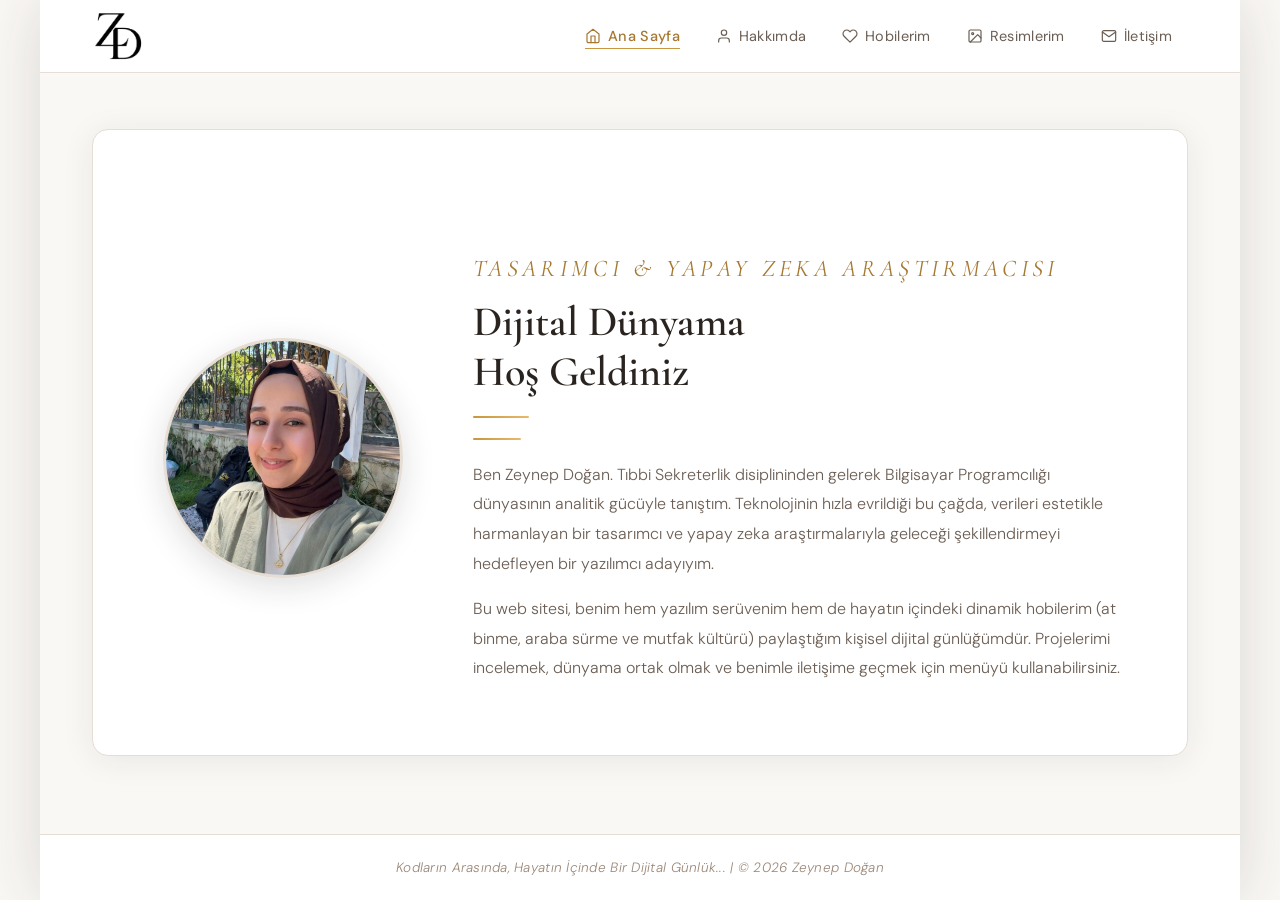
<file: index.html>
<!doctype html>
<html lang="tr">
<head>
<meta charset="utf-8">
<meta name="viewport" content="width=device-width, initial-scale=1.0">
<title>Zeynep Doğan | Ana Sayfa</title>
<link href="css/stil.css" rel="stylesheet" type="text/css">
<link rel="preconnect" href="https://fonts.googleapis.com">
<link rel="preconnect" href="https://fonts.gstatic.com" crossorigin>
<link href="https://fonts.googleapis.com/css2?family=Cormorant+Garamond:ital,wght@0,300;0,400;0,600;0,700;1,300;1,400&family=DM+Sans:wght@300;400;500;600&display=swap" rel="stylesheet">
</head>
<body>
<div id="tum_sayfa">

    <!-- ===== NAVBAR ===== -->
    <nav id="ana_menu">
        <div class="navbar_konteyner">
            <div class="nav_logo">
                <img id="logo" src="resimler/Logolar/ZeynepLogo.png" alt="Zeynep Logo">
            </div>
            <button class="hamburger" id="hamburger_btn" aria-label="Menüyü aç/kapat">
                <span></span><span></span><span></span>
            </button>
            <ul class="nav_linkler" id="nav_menu">
                <li>
                    <a href="index.html" class="aktif">
                        <svg class="nav_ikon" viewBox="0 0 24 24" fill="none" stroke="currentColor" stroke-width="1.8" stroke-linecap="round" stroke-linejoin="round" aria-hidden="true"><path d="M3 9l9-7 9 7v11a2 2 0 0 1-2 2H5a2 2 0 0 1-2-2z"/><polyline points="9 22 9 12 15 12 15 22"/></svg>
                        Ana Sayfa
                    </a>
                </li>
                <li>
                    <a href="hakkimda.html">
                        <svg class="nav_ikon" viewBox="0 0 24 24" fill="none" stroke="currentColor" stroke-width="1.8" stroke-linecap="round" stroke-linejoin="round" aria-hidden="true"><path d="M20 21v-2a4 4 0 0 0-4-4H8a4 4 0 0 0-4 4v2"/><circle cx="12" cy="7" r="4"/></svg>
                        Hakkımda
                    </a>
                </li>
                <li>
                    <a href="hobilerim.html">
                        <svg class="nav_ikon" viewBox="0 0 24 24" fill="none" stroke="currentColor" stroke-width="1.8" stroke-linecap="round" stroke-linejoin="round" aria-hidden="true"><path d="M20.84 4.61a5.5 5.5 0 0 0-7.78 0L12 5.67l-1.06-1.06a5.5 5.5 0 0 0-7.78 7.78l1.06 1.06L12 21.23l7.78-7.78 1.06-1.06a5.5 5.5 0 0 0 0-7.78z"/></svg>
                        Hobilerim
                    </a>
                </li>
                <li>
                    <a href="resimlerim.html">
                        <svg class="nav_ikon" viewBox="0 0 24 24" fill="none" stroke="currentColor" stroke-width="1.8" stroke-linecap="round" stroke-linejoin="round" aria-hidden="true"><rect x="3" y="3" width="18" height="18" rx="2"/><circle cx="8.5" cy="8.5" r="1.5"/><polyline points="21 15 16 10 5 21"/></svg>
                        Resimlerim
                    </a>
                </li>
                <li>
                    <a href="iletisim.html">
                        <svg class="nav_ikon" viewBox="0 0 24 24" fill="none" stroke="currentColor" stroke-width="1.8" stroke-linecap="round" stroke-linejoin="round" aria-hidden="true"><path d="M4 4h16c1.1 0 2 .9 2 2v12c0 1.1-.9 2-2 2H4c-1.1 0-2-.9-2-2V6c0-1.1.9-2 2-2z"/><polyline points="22,6 12,13 2,6"/></svg>
                        İletişim
                    </a>
                </li>
            </ul>
        </div>
    </nav>

    <!-- ===== ICERIK ===== -->
    <div id="ana_govde_alani">
        <div class="seffaf_icerik_paneli">
            <main id="ana_icerik">
                <div class="anasayfa_duzen">
                    <div class="anasayfa_sol">
                        <img src="resimler/Zepnep_Fotograf.jpeg" alt="Zeynep Doğan" class="profil_resmi">
                    </div>
                    <div class="anasayfa_sag">
                        <h2>Tasarımcı &amp; Yapay Zeka Araştırmacısı</h2>
                        <h1>Dijital Dünyama<br>Hoş Geldiniz</h1>
                        <div class="hero_ayirac"></div>
                        <p>Ben Zeynep Doğan. Tıbbi Sekreterlik disiplininden gelerek Bilgisayar Programcılığı dünyasının analitik gücüyle tanıştım. Teknolojinin hızla evrildiği bu çağda, verileri estetikle harmanlayan bir tasarımcı ve yapay zeka araştırmalarıyla geleceği şekillendirmeyi hedefleyen bir yazılımcı adayıyım.</p>
                        <p>Bu web sitesi, benim hem yazılım serüvenim hem de hayatın içindeki dinamik hobilerim (at binme, araba sürme ve mutfak kültürü) paylaştığım kişisel dijital günlüğümdür. Projelerimi incelemek, dünyama ortak olmak ve benimle iletişime geçmek için menüyü kullanabilirsiniz.</p>
                    </div>
                </div>
            </main>
        </div>
    </div>

    <!-- ===== FOOTER ===== -->
    <footer id="alt_bilgi">
        <div class="footer_metin">Kodların Arasında, Hayatın İçinde Bir Dijital Günlük... | &copy; 2026 Zeynep Doğan</div>
    </footer>

</div>
<script src="script/script.js"></script>
</body>
</html>
</file>
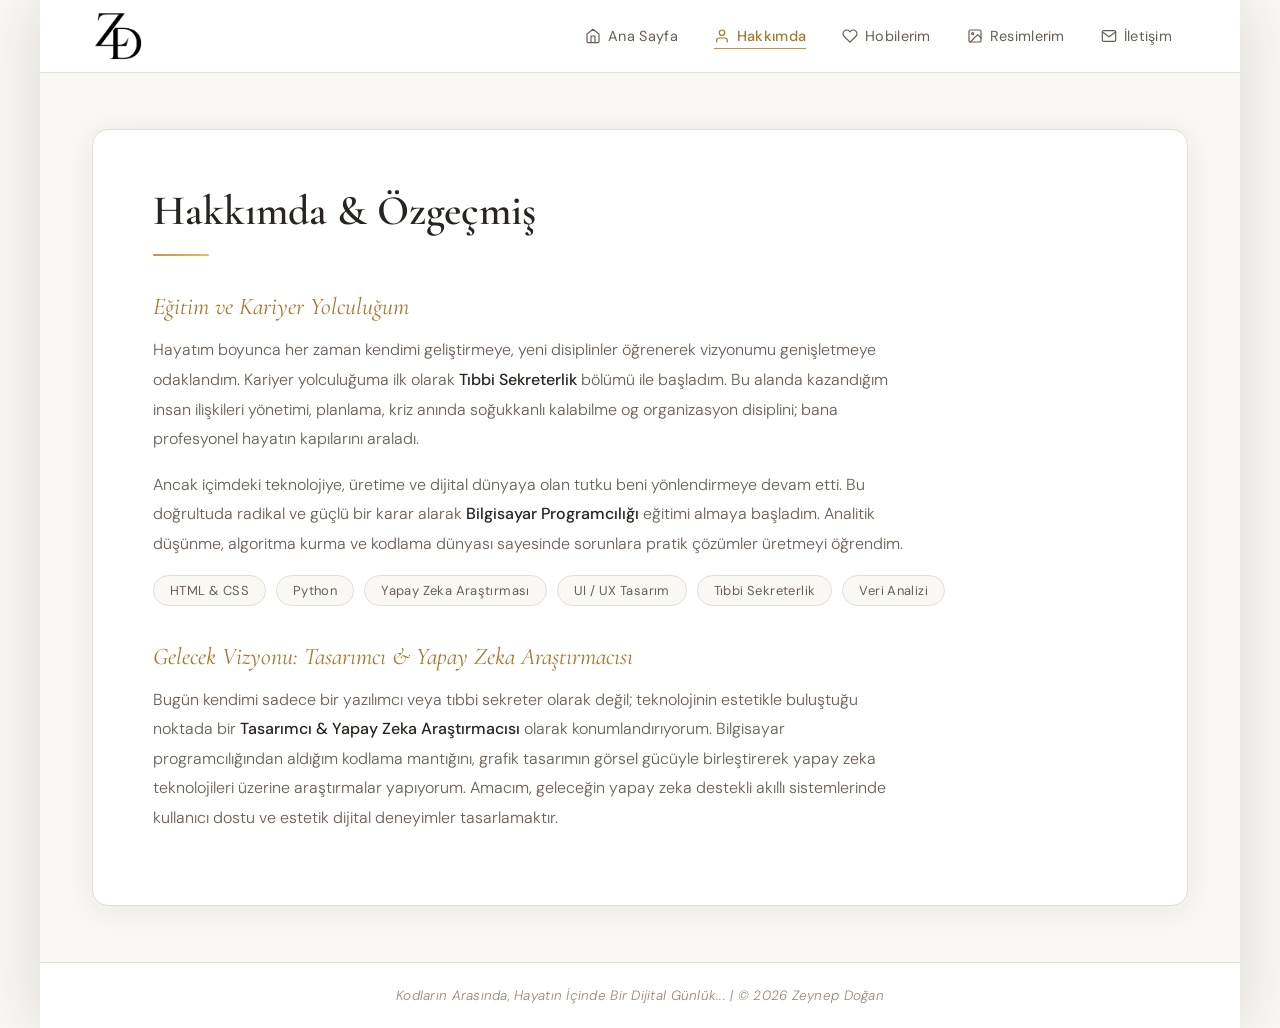
<file: hakkimda.html>
<!doctype html>
<!-- InstanceBegin template="/Templates/sablon.dwt" codeOutsideHTMLIsLocked="false" -->
<html lang="tr">

<head>
    <meta charset="utf-8">
    <meta name="viewport" content="width=device-width, initial-scale=1.0">
    <!-- InstanceBeginEditable name="doctitle" -->
    <title>Zeynep Doğan | Hakkımda &amp; Özgeçmiş</title>
    <!-- InstanceEndEditable -->
    <link href="css/stil.css" rel="stylesheet" type="text/css">
    <link rel="preconnect" href="https://fonts.googleapis.com">
    <link rel="preconnect" href="https://fonts.gstatic.com" crossorigin>
    <link
        href="https://fonts.googleapis.com/css2?family=Cormorant+Garamond:ital,wght@0,300;0,400;0,600;0,700;1,300;1,400&family=DM+Sans:wght@300;400;500;600&display=swap"
        rel="stylesheet">
    <!-- InstanceBeginEditable name="head" -->
    <!-- InstanceEndEditable -->
</head>

<body>
    <div id="tum_sayfa">

        <nav id="ana_menu">
            <div class="navbar_konteyner">
                <div class="nav_logo">
                    <img id="logo" src="resimler/Logolar/ZeynepLogo.png" alt="Zeynep Logo">
                </div>
                <button class="hamburger" id="hamburger_btn" aria-label="Menüyü aç/kapat">
                    <span></span><span></span><span></span>
                </button>
                <!-- InstanceBeginEditable name="navigation" -->
                <ul class="nav_linkler" id="nav_menu">
                    <li>
                        <a href="index.html">
                            <svg class="nav_ikon" viewBox="0 0 24 24" fill="none" stroke="currentColor"
                                stroke-width="1.8" stroke-linecap="round" stroke-linejoin="round" aria-hidden="true">
                                <path d="M3 9l9-7 9 7v11a2 2 0 0 1-2 2H5a2 2 0 0 1-2-2z" />
                                <polyline points="9 22 9 12 15 12 15 22" />
                            </svg>
                            Ana Sayfa
                        </a>
                    </li>
                    <li>
                        <a href="hakkimda.html" class="aktif">
                            <svg class="nav_ikon" viewBox="0 0 24 24" fill="none" stroke="currentColor"
                                stroke-width="1.8" stroke-linecap="round" stroke-linejoin="round" aria-hidden="true">
                                <path d="M20 21v-2a4 4 0 0 0-4-4H8a4 4 0 0 0-4 4v2" />
                                <circle cx="12" cy="7" r="4" />
                            </svg>
                            Hakkımda
                        </a>
                    </li>
                    <li>
                        <a href="hobilerim.html">
                            <svg class="nav_ikon" viewBox="0 0 24 24" fill="none" stroke="currentColor"
                                stroke-width="1.8" stroke-linecap="round" stroke-linejoin="round" aria-hidden="true">
                                <path
                                    d="M20.84 4.61a5.5 5.5 0 0 0-7.78 0L12 5.67l-1.06-1.06a5.5 5.5 0 0 0-7.78 7.78l1.06 1.06L12 21.23l7.78-7.78 1.06-1.06a5.5 5.5 0 0 0 0-7.78z" />
                            </svg>
                            Hobilerim
                        </a>
                    </li>
                    <li>
                        <a href="resimlerim.html">
                            <svg class="nav_ikon" viewBox="0 0 24 24" fill="none" stroke="currentColor"
                                stroke-width="1.8" stroke-linecap="round" stroke-linejoin="round" aria-hidden="true">
                                <rect x="3" y="3" width="18" height="18" rx="2" />
                                <circle cx="8.5" cy="8.5" r="1.5" />
                                <polyline points="21 15 16 10 5 21" />
                            </svg>
                            Resimlerim
                        </a>
                    </li>
                    <li>
                        <a href="iletisim.html">
                            <svg class="nav_ikon" viewBox="0 0 24 24" fill="none" stroke="currentColor"
                                stroke-width="1.8" stroke-linecap="round" stroke-linejoin="round" aria-hidden="true">
                                <path d="M4 4h16c1.1 0 2 .9 2 2v12c0 1.1-.9 2-2 2H4c-1.1 0-2-.9-2-2V6c0-1.1.9-2 2-2z" />
                                <polyline points="22,6 12,13 2,6" />
                            </svg>
                            İletişim
                        </a>
                    </li>
                </ul>
                <!-- InstanceEndEditable -->
            </div>
        </nav>

        <div id="ana_govde_alani">
            <div class="seffaf_icerik_paneli">
                <!-- InstanceBeginEditable name="icerik" -->
                <main id="ana_icerik">
                    <h1>Hakkımda &amp; Özgeçmiş</h1>
                    <div class="hakkimda_icerik">
                        <h2>Eğitim ve Kariyer Yolculuğum</h2>
                        <p>Hayatım boyunca her zaman kendimi geliştirmeye, yeni disiplinler öğrenerek vizyonumu
                            genişletmeye odaklandım. Kariyer yolculuğuma ilk olarak <strong>Tıbbi Sekreterlik</strong>
                            bölümü ile başladım. Bu alanda kazandığım insan ilişkileri yönetimi, planlama, kriz anında
                            soğukkanlı kalabilme og organizasyon disiplini; bana profesyonel hayatın kapılarını araladı.
                        </p>
                        <p>Ancak içimdeki teknolojiye, üretime ve dijital dünyaya olan tutku beni yönlendirmeye devam
                            etti. Bu doğrultuda radikal ve güçlü bir karar alarak <strong>Bilgisayar
                                Programcılığı</strong> eğitimi almaya başladım. Analitik düşünme, algoritma kurma ve
                            kodlama dünyası sayesinde sorunlara pratik çözümler üretmeyi öğrendim.</p>
                        <div class="beceri_seti">
                            <span class="beceri_etiketi">HTML &amp; CSS</span>
                            <span class="beceri_etiketi">Python</span>
                            <span class="beceri_etiketi">Yapay Zeka Araştırması</span>
                            <span class="beceri_etiketi">UI / UX Tasarım</span>
                            <span class="beceri_etiketi">Tıbbi Sekreterlik</span>
                            <span class="beceri_etiketi">Veri Analizi</span>
                        </div>
                        <h2>Gelecek Vizyonu: Tasarımcı &amp; Yapay Zeka Araştırmacısı</h2>
                        <p>Bugün kendimi sadece bir yazılımcı veya tıbbi sekreter olarak değil; teknolojinin estetikle
                            buluştuğu noktada bir <strong>Tasarımcı &amp; Yapay Zeka Araştırmacısı</strong> olarak
                            konumlandırıyorum. Bilgisayar programcılığından aldığım kodlama mantığını, grafik tasarımın
                            görsel gücüyle birleştirerek yapay zeka teknolojileri üzerine araştırmalar yapıyorum.
                            Amacım, geleceğin yapay zeka destekli akıllı sistemlerinde kullanıcı dostu ve estetik
                            dijital deneyimler tasarlamaktır.</p>
                    </div>
                </main>
                <!-- InstanceEndEditable -->
            </div>
        </div>

        <footer id="alt_bilgi">
            <div class="footer_metin">Kodların Arasında, Hayatın İçinde Bir Dijital Günlük... | &copy; 2026 Zeynep Doğan
            </div>
        </footer>

    </div>
    <script src="script/script.js"></script>
</body>
<!-- InstanceEnd -->
</html>
</file>
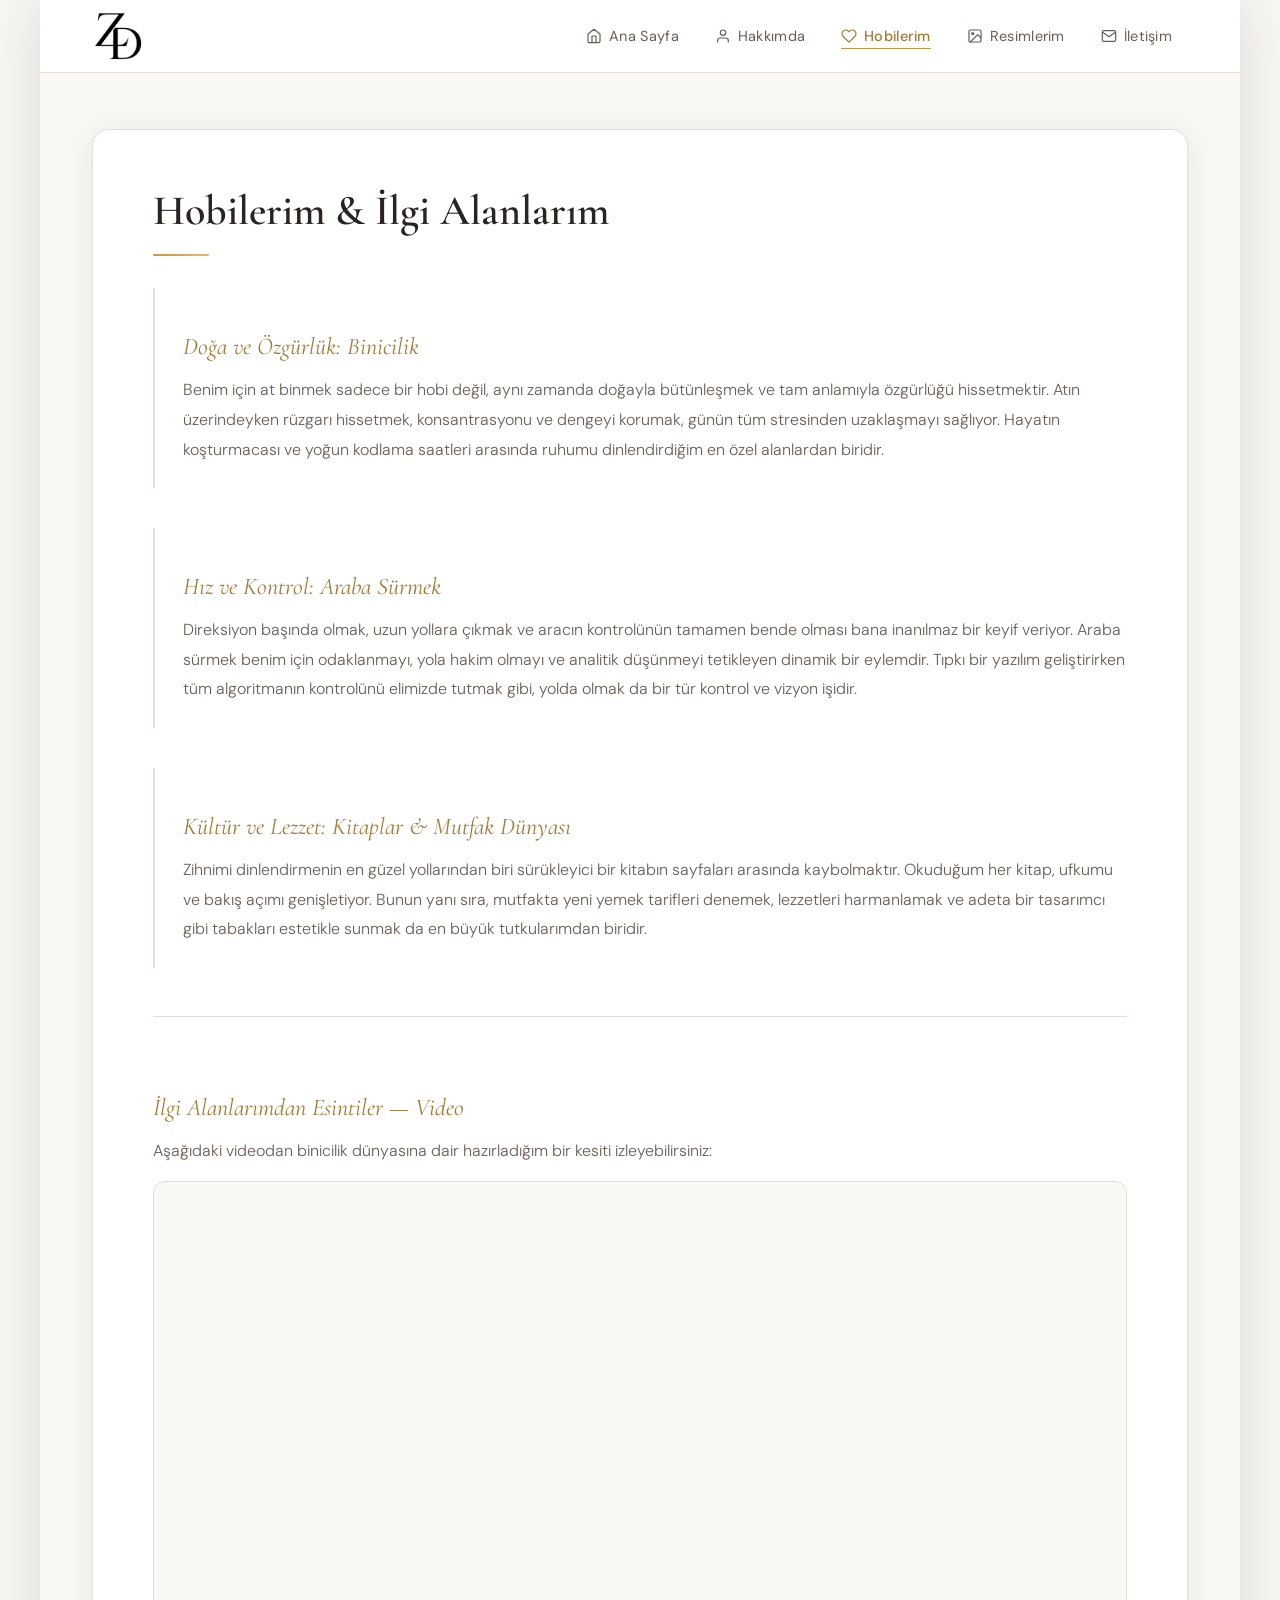
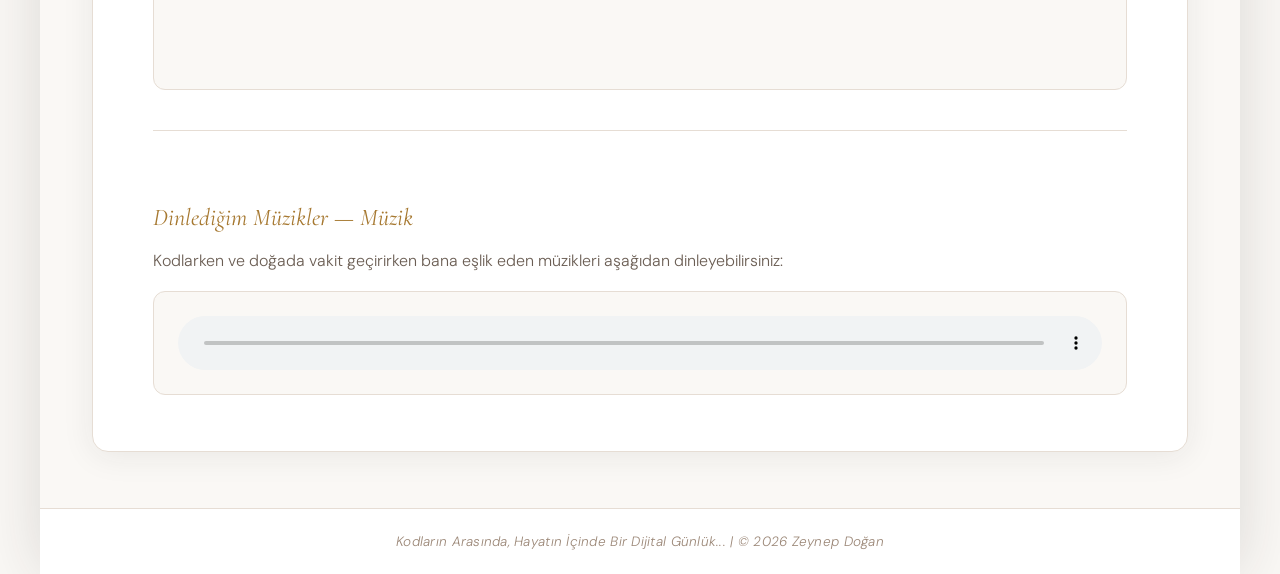
<file: hobilerim.html>
<!doctype html>
<!-- InstanceBegin template="/Templates/sablon.dwt" codeOutsideHTMLIsLocked="false" -->
<html lang="tr">

<head>
    <meta charset="utf-8">
    <meta name="viewport" content="width=device-width, initial-scale=1.0">
    <!-- InstanceBeginEditable name="doctitle" -->
    <title>Zeynep Doğan | Hobilerim &amp; İlgi Alanlarım</title>
    <!-- InstanceEndEditable -->
    <link href="css/stil.css" rel="stylesheet" type="text/css">
    <link rel="preconnect" href="https://fonts.googleapis.com">
    <link rel="preconnect" href="https://fonts.gstatic.com" crossorigin>
    <link
        href="https://fonts.googleapis.com/css2?family=Cormorant+Garamond:ital,wght@0,300;0,400;0,600;0,700;1,300;1,400&family=DM+Sans:wght@300;400;500;600&display=swap"
        rel="stylesheet">
    <!-- InstanceBeginEditable name="head" -->
    <!-- InstanceEndEditable -->
</head>

<body>
    <div id="tum_sayfa">

        <nav id="ana_menu">
            <div class="navbar_konteyner">
                <div class="nav_logo">
                    <img id="logo" src="resimler/Logolar/ZeynepLogo.png" alt="Zeynep Logo">
                </div>
                <button class="hamburger" id="hamburger_btn" aria-label="Menüyü aç/kapat">
                    <span></span><span></span><span></span>
                </button>
                <!-- InstanceBeginEditable name="navigation" -->
                <ul class="nav_linkler" id="nav_menu">
                    <li>
                        <a href="index.html">
                            <svg class="nav_ikon" viewBox="0 0 24 24" fill="none" stroke="currentColor"
                                stroke-width="1.8" stroke-linecap="round" stroke-linejoin="round" aria-hidden="true">
                                <path d="M3 9l9-7 9 7v11a2 2 0 0 1-2 2H5a2 2 0 0 1-2-2z" />
                                <polyline points="9 22 9 12 15 12 15 22" />
                            </svg>
                            Ana Sayfa
                        </a>
                    </li>
                    <li>
                        <a href="hakkimda.html">
                            <svg class="nav_ikon" viewBox="0 0 24 24" fill="none" stroke="currentColor"
                                stroke-width="1.8" stroke-linecap="round" stroke-linejoin="round" aria-hidden="true">
                                <path d="M20 21v-2a4 4 0 0 0-4-4H8a4 4 0 0 0-4 4v2" />
                                <circle cx="12" cy="7" r="4" />
                            </svg>
                            Hakkımda
                        </a>
                    </li>
                    <li>
                        <a href="hobilerim.html" class="aktif">
                            <svg class="nav_ikon" viewBox="0 0 24 24" fill="none" stroke="currentColor"
                                stroke-width="1.8" stroke-linecap="round" stroke-linejoin="round" aria-hidden="true">
                                <path
                                    d="M20.84 4.61a5.5 5.5 0 0 0-7.78 0L12 5.67l-1.06-1.06a5.5 5.5 0 0 0-7.78 7.78l1.06 1.06L12 21.23l7.78-7.78 1.06-1.06a5.5 5.5 0 0 0 0-7.78z" />
                            </svg>
                            Hobilerim
                        </a>
                    </li>
                    <li>
                        <a href="resimlerim.html">
                            <svg class="nav_ikon" viewBox="0 0 24 24" fill="none" stroke="currentColor"
                                stroke-width="1.8" stroke-linecap="round" stroke-linejoin="round" aria-hidden="true">
                                <rect x="3" y="3" width="18" height="18" rx="2" />
                                <circle cx="8.5" cy="8.5" r="1.5" />
                                <polyline points="21 15 16 10 5 21" />
                            </svg>
                            Resimlerim
                        </a>
                    </li>
                    <li>
                        <a href="iletisim.html">
                            <svg class="nav_ikon" viewBox="0 0 24 24" fill="none" stroke="currentColor"
                                stroke-width="1.8" stroke-linecap="round" stroke-linejoin="round" aria-hidden="true">
                                <path d="M4 4h16c1.1 0 2 .9 2 2v12c0 1.1-.9 2-2 2H4c-1.1 0-2-.9-2-2V6c0-1.1.9-2 2-2z" />
                                <polyline points="22,6 12,13 2,6" />
                            </svg>
                            İletişim
                        </a>
                    </li>
                </ul>
                <!-- InstanceEndEditable -->
            </div>
        </nav>

        <div id="ana_govde_alani">
            <div class="seffaf_icerik_paneli">
                <!-- InstanceBeginEditable name="icerik" -->
                <main id="ana_icerik">
                    <h1>Hobilerim &amp; İlgi Alanlarım</h1>
                    <div class="hobiler_duzen">

                        <div class="hobi_blok">
                            <h2>Doğa ve Özgürlük: Binicilik</h2>
                            <p>Benim için at binmek sadece bir hobi değil, aynı zamanda doğayla bütünleşmek ve tam
                                anlamıyla özgürlüğü hissetmektir. Atın üzerindeyken rüzgarı hissetmek, konsantrasyonu ve
                                dengeyi korumak, günün tüm stresinden uzaklaşmayı sağlıyor. Hayatın koşturmacası ve
                                yoğun kodlama saatleri arasında ruhumu dinlendirdiğim en özel alanlardan biridir.</p>
                        </div>

                        <div class="hobi_blok">
                            <h2>Hız ve Kontrol: Araba Sürmek</h2>
                            <p>Direksiyon başında olmak, uzun yollara çıkmak ve aracın kontrolünün tamamen bende olması
                                bana inanılmaz bir keyif veriyor. Araba sürmek benim için odaklanmayı, yola hakim olmayı
                                ve analitik düşünmeyi tetikleyen dinamik bir eylemdir. Tıpkı bir yazılım geliştirirken
                                tüm algoritmanın kontrolünü elimizde tutmak gibi, yolda olmak da bir tür kontrol ve
                                vizyon işidir.</p>
                        </div>

                        <div class="hobi_blok">
                            <h2>Kültür ve Lezzet: Kitaplar &amp; Mutfak Dünyası</h2>
                            <p>Zihnimi dinlendirmenin en güzel yollarından biri sürükleyici bir kitabın sayfaları
                                arasında kaybolmaktır. Okuduğum her kitap, ufkumu ve bakış açımı genişletiyor. Bunun
                                yanı sıra, mutfakta yeni yemek tarifleri denemek, lezzetleri harmanlamak ve adeta bir
                                tasarımcı gibi tabakları estetikle sunmak da en büyük tutkularımdan biridir.</p>
                        </div>

                        <div class="video_bolumu">
                            <h2>İlgi Alanlarımdan Esintiler — Video</h2>
                            <p>Aşağıdaki videodan binicilik dünyasına dair hazırladığım bir kesiti izleyebilirsiniz:</p>
                            <div class="video_konteyner">
                                <iframe width="560" height="315"
                                    src="https://www.youtube.com/embed/C8SHqoYr22k?si=JrkEe6hA_UsOM9LP&amp;start=1"
                                    title="YouTube video player" frameborder="0"
                                    allow="accelerometer; autoplay; clipboard-write; encrypted-media; gyroscope; picture-in-picture; web-share"
                                    referrerpolicy="strict-origin-when-cross-origin" allowfullscreen></iframe>
                            </div>
                        </div>

                        <div class="muzik_bolumu">
                            <h2>Dinlediğim Müzikler — Müzik</h2>
                            <p>Kodlarken ve doğada vakit geçirirken bana eşlik eden müzikleri aşağıdan
                                dinleyebilirsiniz:</p>
                            <div class="muzik_konteyner">
                                <audio controls>
                                    <source src="muzik/muzik.mp4" type="audio/mpeg">
                                    Tarayıcınız ses dosyasını desteklemiyor.
                                </audio>
                            </div>
                        </div>

                    </div>
                </main>
                <!-- InstanceEndEditable -->
            </div>
        </div>

        <footer id="alt_bilgi">
            <div class="footer_metin">Kodların Arasında, Hayatın İçinde Bir Dijital Günlük... | &copy; 2026 Zeynep Doğan
            </div>
        </footer>

    </div>
    <script src="script/script.js"></script>
</body>
<!-- InstanceEnd -->
</html>
</file>
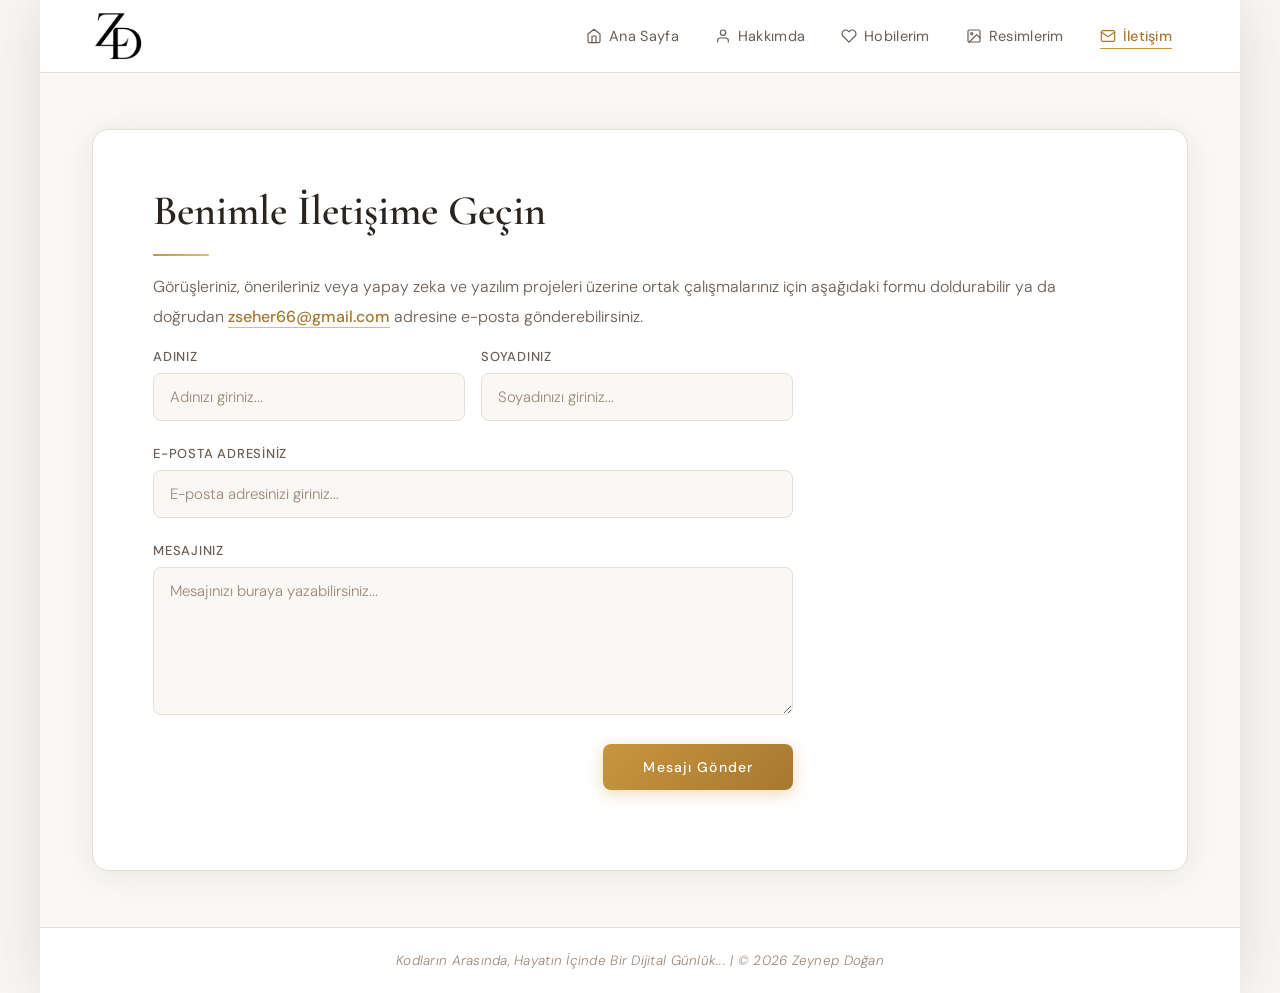
<file: iletisim.html>
<!doctype html>
<!-- InstanceBegin template="/Templates/sablon.dwt" codeOutsideHTMLIsLocked="false" -->
<html lang="tr">

<head>
    <meta charset="utf-8">
    <meta name="viewport" content="width=device-width, initial-scale=1.0">
    <!-- InstanceBeginEditable name="doctitle" -->
    <title>Zeynep Doğan | İletişim</title>
    <!-- InstanceEndEditable -->
    <link href="css/stil.css" rel="stylesheet" type="text/css">
    <link rel="preconnect" href="https://fonts.googleapis.com">
    <link rel="preconnect" href="https://fonts.gstatic.com" crossorigin>
    <link
        href="https://fonts.googleapis.com/css2?family=Cormorant+Garamond:ital,wght@0,300;0,400;0,600;0,700;1,300;1,400&family=DM+Sans:wght@300;400;500;600&display=swap"
        rel="stylesheet">
    <!-- InstanceBeginEditable name="head" -->
    <!-- InstanceEndEditable -->
</head>

<body>
    <div id="tum_sayfa">

        <nav id="ana_menu">
            <div class="navbar_konteyner">
                <div class="nav_logo">
                    <img id="logo" src="resimler/Logolar/ZeynepLogo.png" alt="Zeynep Logo">
                </div>
                <button class="hamburger" id="hamburger_btn" aria-label="Menüyü aç/kapat">
                    <span></span><span></span><span></span>
                </button>
                <!-- InstanceBeginEditable name="navigation" -->
                <ul class="nav_linkler" id="nav_menu">
                    <li>
                        <a href="index.html">
                            <svg class="nav_ikon" viewBox="0 0 24 24" fill="none" stroke="currentColor"
                                stroke-width="1.8" stroke-linecap="round" stroke-linejoin="round" aria-hidden="true">
                                <path d="M3 9l9-7 9 7v11a2 2 0 0 1-2 2H5a2 2 0 0 1-2-2z" />
                                <polyline points="9 22 9 12 15 12 15 22" />
                            </svg>
                            Ana Sayfa
                        </a>
                    </li>
                    <li>
                        <a href="hakkimda.html">
                            <svg class="nav_ikon" viewBox="0 0 24 24" fill="none" stroke="currentColor"
                                stroke-width="1.8" stroke-linecap="round" stroke-linejoin="round" aria-hidden="true">
                                <path d="M20 21v-2a4 4 0 0 0-4-4H8a4 4 0 0 0-4 4v2" />
                                <circle cx="12" cy="7" r="4" />
                            </svg>
                            Hakkımda
                        </a>
                    </li>
                    <li>
                        <a href="hobilerim.html">
                            <svg class="nav_ikon" viewBox="0 0 24 24" fill="none" stroke="currentColor"
                                stroke-width="1.8" stroke-linecap="round" stroke-linejoin="round" aria-hidden="true">
                                <path
                                    d="M20.84 4.61a5.5 5.5 0 0 0-7.78 0L12 5.67l-1.06-1.06a5.5 5.5 0 0 0-7.78 7.78l1.06 1.06L12 21.23l7.78-7.78 1.06-1.06a5.5 5.5 0 0 0 0-7.78z" />
                            </svg>
                            Hobilerim
                        </a>
                    </li>
                    <li>
                        <a href="resimlerim.html">
                            <svg class="nav_ikon" viewBox="0 0 24 24" fill="none" stroke="currentColor"
                                stroke-width="1.8" stroke-linecap="round" stroke-linejoin="round" aria-hidden="true">
                                <rect x="3" y="3" width="18" height="18" rx="2" />
                                <circle cx="8.5" cy="8.5" r="1.5" />
                                <polyline points="21 15 16 10 5 21" />
                            </svg>
                            Resimlerim
                        </a>
                    </li>
                    <li>
                        <a href="iletisim.html" class="aktif">
                            <svg class="nav_ikon" viewBox="0 0 24 24" fill="none" stroke="currentColor"
                                stroke-width="1.8" stroke-linecap="round" stroke-linejoin="round" aria-hidden="true">
                                <path d="M4 4h16c1.1 0 2 .9 2 2v12c0 1.1-.9 2-2 2H4c-1.1 0-2-.9-2-2V6c0-1.1.9-2 2-2z" />
                                <polyline points="22,6 12,13 2,6" />
                            </svg>
                            İletişim
                        </a>
                    </li>
                </ul>
                <!-- InstanceEndEditable -->
            </div>
        </nav>

        <div id="ana_govde_alani">
            <div class="seffaf_icerik_paneli">
                <!-- InstanceBeginEditable name="icerik" -->
                <main id="ana_icerik">
                    <h1>Benimle İletişime Geçin</h1>
                    <p class="iletisim_giris">Görüşleriniz, önerileriniz veya yapay zeka ve yazılım projeleri üzerine
                        ortak çalışmalarınız için aşağıdaki formu doldurabilir ya da doğrudan
                        <a href="https://mail.google.com/mail/?view=cm&fs=1&to=zseher66@gmail.com" target="_blank" class="mail_link">zseher66@gmail.com</a>
                        adresine e-posta gönderebilirsiniz.
                    </p>

                    <form action="mailto:zseher66@gmail.com" method="post" enctype="text/plain" id="iletisim_formu">

                        <div class="form_ikili">
                            <div class="form_grubu">
                                <label for="ad">Adınız</label>
                                <input type="text" id="ad" name="ad" class="form_kontrol"
                                    placeholder="Adınızı giriniz..." required>
                            </div>
                            <div class="form_grubu">
                                <label for="soyad">Soyadınız</label>
                                <input type="text" id="soyad" name="soyad" class="form_kontrol"
                                    placeholder="Soyadınızı giriniz..." required>
                            </div>
                        </div>

                        <div class="form_grubu">
                            <label for="email">E-Posta Adresiniz</label>
                            <input type="email" id="email" name="email" class="form_kontrol"
                                placeholder="E-posta adresinizi giriniz..." required>
                        </div>

                        <div class="form_grubu">
                            <label for="mesaj">Mesajınız</label>
                            <textarea id="mesaj" name="mesaj" class="form_kontrol" rows="6"
                                placeholder="Mesajınızı buraya yazabilirsiniz..." required></textarea>
                        </div>

                        <div class="form_grubu gonder_sag">
                            <button type="submit" class="btn_gonder">Mesajı Gönder</button>
                        </div>

                    </form>
                </main>
                <!-- InstanceEndEditable -->
            </div>
        </div>

        <footer id="alt_bilgi">
            <div class="footer_metin">Kodların Arasında, Hayatın İçinde Bir Dijital Günlük... | &copy; 2026 Zeynep Doğan
            </div>
        </footer>

    </div>
    <script src="script/script.js"></script>
</body>
<!-- InstanceEnd -->
</html>
</file>
<file: css/stil.css>
@charset "utf-8";

@import url('https://fonts.googleapis.com/css2?family=Cormorant+Garamond:ital,wght@0,300;0,400;0,600;0,700;1,300;1,400&family=DM+Sans:wght@300;400;500;600&display=swap');

/* =============================================
   RESET & KOK DEGISKENLER
   ============================================= */
*,
*::before,
*::after {
    box-sizing: border-box;
    margin: 0;
    padding: 0;
}

:root {
    --krem: #faf8f5;
    --krem-koyu: #f2ede6;
    --beyaz: #ffffff;
    --altin: #c8963e;
    --altin-acik: #e8b96a;
    --altin-koyu: #a67830;
    --metin-ana: #2a2420;
    --metin-ikon: #6b5e54;
    --metin-acik: #9c8878;
    --sinir: #e6ddd4;
    --golge: rgba(42, 36, 32, 0.08);
    --golge-orta: rgba(42, 36, 32, 0.15);
}

html {
    scroll-behavior: smooth;
}

body {
    margin: 0;
    padding: 0;
    background-color: var(--krem);
    font-family: 'DM Sans', sans-serif;
    color: var(--metin-ana);
    min-height: 100vh;
}

/* =============================================
   SAYFA KAPLICI
   ============================================= */
#tum_sayfa {
    width: 1200px;
    margin: 0 auto;
    background-color: var(--beyaz);
    box-shadow: 0 0 60px var(--golge-orta);
    min-height: 100vh;
    display: flex;
    flex-direction: column;
}

/* =============================================
   LOGO
   ============================================= */
#logo {
    width: 52px;
    height: auto;
}

/* =============================================
   NAVIGASYON (NAVBAR)
   ============================================= */
#ana_menu {
    background-color: var(--beyaz);
    border-bottom: 1px solid var(--sinir);
    position: sticky;
    top: 0;
    z-index: 100;
}

.navbar_konteyner {
    display: flex;
    justify-content: space-between;
    align-items: center;
    padding: 0 52px;
    height: 72px;
}

.nav_logo {
    display: flex;
    align-items: center;
}

/* Nav linkleri listesi */
.nav_linkler {
    list-style: none;
    display: flex;
    gap: 4px;
    margin: 0;
    padding: 0;
}

/* Her nav linki */
.nav_linkler li a {
    display: flex;
    align-items: center;
    gap: 7px;
    padding: 8px 16px;
    color: var(--metin-ikon);
    text-decoration: none;
    font-family: 'DM Sans', sans-serif;
    font-weight: 400;
    font-size: 14.5px;
    letter-spacing: 0.02em;
    border-radius: 6px;
    border: none;
    background: transparent;
    transition: color 0.25s ease, background-color 0.25s ease;
    position: relative;
}

/* Altta altin cizgi efekti */
.nav_linkler li a::after {
    content: '';
    position: absolute;
    bottom: 4px;
    left: 16px;
    right: 16px;
    height: 1.5px;
    background-color: var(--altin);
    transform: scaleX(0);
    transform-origin: center;
    transition: transform 0.28s ease;
}

.nav_linkler li a:hover {
    color: var(--altin-koyu);
    background-color: transparent;
}

.nav_linkler li a:hover::after {
    transform: scaleX(1);
}

.nav_linkler li a.aktif {
    color: var(--altin-koyu);
    font-weight: 500;
}

.nav_linkler li a.aktif::after {
    transform: scaleX(1);
}

/* Nav ikonlari (SVG) */
.nav_ikon {
    width: 16px;
    height: 16px;
    flex-shrink: 0;
    stroke: currentColor;
    transition: stroke 0.25s ease;
}

/* =============================================
   HAMBURGER MENU (MOBIL)
   ============================================= */
.hamburger {
    display: none;
    flex-direction: column;
    justify-content: center;
    align-items: center;
    gap: 5px;
    width: 40px;
    height: 40px;
    background: none;
    border: none;
    cursor: pointer;
    padding: 4px;
    border-radius: 6px;
    transition: background-color 0.2s;
}

.hamburger:hover {
    background-color: var(--krem);
}

.hamburger span {
    display: block;
    width: 22px;
    height: 2px;
    background-color: var(--metin-ikon);
    border-radius: 2px;
    transition: transform 0.3s ease, opacity 0.3s ease;
}

.hamburger.acik span:nth-child(1) {
    transform: translateY(7px) rotate(45deg);
}

.hamburger.acik span:nth-child(2) {
    opacity: 0;
}

.hamburger.acik span:nth-child(3) {
    transform: translateY(-7px) rotate(-45deg);
}

/* =============================================
   ANA GOVDE
   ============================================= */
#ana_govde_alani {
    background-color: var(--krem);
    padding: 56px 52px;
    flex: 1;
}

.seffaf_icerik_paneli {
    background-color: var(--beyaz);
    border-radius: 16px;
    border: 1px solid var(--sinir);
    box-shadow: 0 4px 32px var(--golge);
    padding: 56px 60px;
}

/* =============================================
   BASLIKLAR & METINLER
   ============================================= */
#ana_icerik h1 {
    font-family: 'Cormorant Garamond', serif;
    color: var(--metin-ana);
    font-size: 42px;
    font-weight: 600;
    line-height: 1.2;
    margin-top: 0;
    margin-bottom: 8px;
    position: relative;
    padding-bottom: 20px;
}

#ana_icerik h1::after {
    content: '';
    position: absolute;
    bottom: 0;
    left: 0;
    width: 56px;
    height: 2px;
    background: linear-gradient(90deg, var(--altin), var(--altin-acik));
    border-radius: 2px;
}

#ana_icerik h2 {
    font-family: 'Cormorant Garamond', serif;
    color: var(--altin-koyu);
    font-size: 24px;
    font-weight: 400;
    font-style: italic;
    margin-top: 36px;
    margin-bottom: 14px;
}

#ana_icerik p {
    font-size: 16px;
    color: var(--metin-ikon);
    line-height: 1.85;
    margin-bottom: 16px;
    font-weight: 300;
}

#ana_icerik strong {
    color: var(--metin-ana);
    font-weight: 500;
}

/* =============================================
   ANASAYFA DUZENI
   ============================================= */
.anasayfa_duzen {
    display: flex;
    gap: 60px;
    align-items: center;
    margin-top: 32px;
}

.anasayfa_sol {
    flex: 0 0 260px;
    text-align: center;
}

.anasayfa_sag {
    flex: 1;
}

.profil_resmi {
    width: 240px;
    height: 240px;
    object-fit: cover;
    border-radius: 50%;
    border: 3px solid var(--sinir);
    box-shadow: 0 8px 32px var(--golge-orta);
    display: block;
    margin: 0 auto;
}

.anasayfa_sag h1 {
    font-family: 'Cormorant Garamond', serif;
    font-size: 40px;
    font-weight: 600;
    color: var(--metin-ana);
    margin-bottom: 8px;
    padding-bottom: 20px;
}

.anasayfa_sag h2 {
    font-family: 'DM Sans', sans-serif;
    font-size: 13px;
    font-weight: 500;
    font-style: normal;
    color: var(--altin);
    letter-spacing: 0.18em;
    text-transform: uppercase;
    margin-top: 0;
    margin-bottom: 24px;
}

.anasayfa_sag p {
    font-size: 15.5px;
    line-height: 1.85;
    color: var(--metin-ikon);
    font-weight: 300;
    margin-bottom: 14px;
}

.hero_ayirac {
    width: 48px;
    height: 2px;
    background: linear-gradient(90deg, var(--altin), var(--altin-acik));
    border-radius: 2px;
    margin: 20px 0;
}

/* =============================================
   HAKKIMDA
   ============================================= */
.hakkimda_icerik {
    margin-top: 32px;
}

.hakkimda_icerik p {
    max-width: 760px;
}

.beceri_seti {
    display: flex;
    flex-wrap: wrap;
    gap: 10px;
    margin-top: 16px;
    margin-bottom: 28px;
}

.beceri_etiketi {
    background-color: var(--krem);
    border: 1px solid var(--sinir);
    color: var(--metin-ikon);
    font-size: 13px;
    font-weight: 400;
    padding: 6px 16px;
    border-radius: 100px;
    letter-spacing: 0.03em;
}

/* =============================================
   HOBILERIM
   ============================================= */
.hobiler_duzen {
    margin-top: 32px;
}

.hobi_blok {
    border-left: 2px solid var(--sinir);
    padding: 8px 0 8px 28px;
    margin-bottom: 40px;
    transition: border-color 0.3s;
}

.hobi_blok:hover {
    border-left-color: var(--altin);
}

.hobi_blok h2 {
    margin-top: 0;
    margin-bottom: 12px;
    font-size: 22px;
}

/* Video bolumu */
.video_bolumu {
    margin-top: 48px;
    padding-top: 40px;
    border-top: 1px solid var(--sinir);
}

.video_bolumu h2 {
    margin-top: 0;
}

.video_bolumu p {
    margin-bottom: 24px;
}

.video_konteyner {
    position: relative;
    width: 100%;
    padding-bottom: 52%;
    background: var(--krem);
    border-radius: 12px;
    overflow: hidden;
    border: 1px solid var(--sinir);
    margin-bottom: 32px;
}

.video_konteyner iframe {
    position: absolute;
    top: 0;
    left: 0;
    width: 100%;
    height: 100%;
    border: none;
}

/* Muzik bolumu */
.muzik_bolumu {
    margin-top: 40px;
    padding-top: 36px;
    border-top: 1px solid var(--sinir);
}

.muzik_bolumu h2 {
    margin-top: 0;
    margin-bottom: 12px;
}

.muzik_bolumu p {
    margin-bottom: 20px;
}

.muzik_konteyner {
    background: var(--krem);
    border: 1px solid var(--sinir);
    border-radius: 12px;
    overflow: hidden;
    padding: 24px;
}

.muzik_konteyner audio {
    display: block;
    width: 100%;
    min-width: 0;
}

.muzik_konteyner iframe {
    display: block;
    width: 100%;
    border: none;
}

/* =============================================
   RESIM GALERISI
   ============================================= */
.galeri_giris_yazi {
    margin-top: 16px;
    margin-bottom: 36px;
    font-size: 15px;
    color: var(--metin-acik);
}

.galeri_kutu {
    display: grid;
    grid-template-columns: repeat(4, 1fr);
    gap: 12px;
    margin-bottom: 32px;
}

.galeri_kutu img {
    width: 100%;
    height: 90px;
    object-fit: cover;
    border-radius: 8px;
    border: 2px solid transparent;
    cursor: pointer;
    transition: border-color 0.25s, transform 0.25s, box-shadow 0.25s;
    display: block;
}

.galeri_kutu img:hover,
.galeri_kutu img.secili {
    border-color: var(--altin);
    transform: translateY(-2px);
    box-shadow: 0 8px 24px var(--golge-orta);
}

#buyuk_resim_alani {
    background-color: var(--krem);
    border: 1px solid var(--sinir);
    border-radius: 14px;
    padding: 24px;
    text-align: center;
    min-height: 380px;
    display: flex;
    align-items: center;
    justify-content: center;
}

#ana_buyuk_resim {
    max-width: 100%;
    max-height: 520px;
    border-radius: 10px;
    box-shadow: 0 8px 32px var(--golge-orta);
    display: block;
    margin: 0 auto;
    transition: opacity 0.18s ease;
}

/* =============================================
   ILETISIM FORMU
   ============================================= */
.iletisim_giris {
    margin-top: 16px;
    margin-bottom: 36px;
}

.mail_link {
    color: var(--altin-koyu);
    font-weight: 500;
    text-decoration: none;
    border-bottom: 1px solid var(--altin-acik);
    transition: color 0.2s, border-color 0.2s;
}

.mail_link:hover {
    color: var(--altin);
    border-color: var(--altin);
}

#iletisim_formu {
    max-width: 640px;
}

/* Ad - Soyad yan yana */
.form_ikili {
    display: grid;
    grid-template-columns: 1fr 1fr;
    gap: 16px;
}

.form_grubu {
    margin-bottom: 24px;
}

.form_grubu label {
    display: block;
    font-size: 13px;
    font-weight: 500;
    color: var(--metin-ikon);
    letter-spacing: 0.06em;
    text-transform: uppercase;
    margin-bottom: 8px;
}

.form_kontrol {
    width: 100%;
    padding: 13px 16px;
    font-family: 'DM Sans', sans-serif;
    font-size: 15px;
    font-weight: 300;
    color: var(--metin-ana);
    background-color: var(--krem);
    border: 1px solid var(--sinir);
    border-radius: 8px;
    outline: none;
    transition: border-color 0.25s, box-shadow 0.25s, background-color 0.25s;
    -webkit-appearance: none;
}

.form_kontrol::placeholder {
    color: var(--metin-acik);
    font-weight: 300;
}

.form_kontrol:focus {
    border-color: var(--altin);
    background-color: var(--beyaz);
    box-shadow: 0 0 0 3px rgba(200, 150, 62, 0.12);
}

textarea.form_kontrol {
    resize: vertical;
    min-height: 140px;
}

.btn_gonder {
    background: linear-gradient(135deg, var(--altin), var(--altin-koyu));
    color: var(--beyaz);
    border: none;
    padding: 14px 40px;
    font-family: 'DM Sans', sans-serif;
    font-size: 14px;
    font-weight: 500;
    letter-spacing: 0.08em;
    border-radius: 8px;
    cursor: pointer;
    transition: opacity 0.25s, transform 0.2s, box-shadow 0.25s;

    box-shadow: 0 4px 16px rgba(200, 150, 62, 0.35);
}

.btn_gonder:hover {
    opacity: 0.92;
    transform: translateY(-2px);
    box-shadow: 0 8px 24px rgba(200, 150, 62, 0.45);
}

.btn_gonder:active {
    transform: translateY(0);
}

.gonder_sag {
    text-align: right;
}

/* =============================================
   FOOTER
   ============================================= */
#alt_bilgi {
    background-color: var(--beyaz);
    border-top: 1px solid var(--sinir);
    padding: 24px 52px;
    text-align: center;
}

.footer_metin {
    color: var(--metin-acik);
    font-size: 13.5px;
    font-style: italic;
    font-weight: 300;
    letter-spacing: 0.02em;
}

/* =============================================
   RESPONSIVE - TABLET (max 900px)
   ============================================= */
@media (max-width: 900px) {
    #tum_sayfa {
        width: 100%;
        box-shadow: none;
    }

    .navbar_konteyner {
        padding: 0 24px;
    }

    #ana_govde_alani {
        padding: 32px 24px;
    }

    .seffaf_icerik_paneli {
        padding: 36px 32px;
    }

    .anasayfa_duzen {
        gap: 36px;
    }

    .anasayfa_sol {
        flex: 0 0 180px;
    }

    .profil_resmi {
        width: 180px;
        height: 180px;
    }
}

/* =============================================
   RESPONSIVE - MOBIL (max 640px)
   ============================================= */
@media (max-width: 640px) {

    /* Hamburger goster */
    .hamburger {
        display: flex;
    }

    .nav_linkler {
        display: none;
        position: absolute;
        top: 72px;
        left: 0;
        right: 0;
        background-color: var(--beyaz);
        border-bottom: 1px solid var(--sinir);
        flex-direction: column;
        gap: 0;
        padding: 8px 0 16px;
        box-shadow: 0 8px 24px var(--golge);
    }

    .nav_linkler.acik {
        display: flex;
    }

    .nav_linkler li a {
        padding: 12px 24px;
        font-size: 15px;
        border-radius: 0;
    }

    .nav_linkler li a::after {
        display: none;
    }

    .nav_linkler li a:hover,
    .nav_linkler li a.aktif {
        background-color: var(--krem);
    }

    #ana_menu {
        position: sticky;
        top: 0;
    }

    .navbar_konteyner {
        padding: 0 20px;
        height: 64px;
    }

    #ana_govde_alani {
        padding: 20px 16px;
    }

    .seffaf_icerik_paneli {
        padding: 28px 20px;
        border-radius: 12px;
    }

    #ana_icerik h1 {
        font-size: 30px;
    }

    #ana_icerik h2 {
        font-size: 20px;
    }

    .anasayfa_duzen {
        flex-direction: column;
        gap: 28px;
        align-items: center;
        text-align: center;
    }

    .anasayfa_sol {
        flex: none;
        width: 100%;
    }

    .profil_resmi {
        width: 160px;
        height: 160px;
    }

    .anasayfa_sag h1 {
        font-size: 32px;
    }

    .anasayfa_sag h1::after {
        left: 50%;
        transform: translateX(-50%);
    }

    .hero_ayirac {
        margin: 16px auto;
    }

    /* Galeri 2 sutun */
    .galeri_kutu {
        grid-template-columns: repeat(2, 1fr);
        gap: 8px;
    }

    .galeri_kutu img {
        height: 100px;
    }

    #buyuk_resim_alani {
        min-height: 240px;
        padding: 16px;
    }

    /* Form */
    .form_ikili {
        grid-template-columns: 1fr;
    }

    .gonder_sag {
        text-align: left;
    }

    .btn_gonder {
        width: 100%;
        text-align: center;
    }

    /* Footer */
    #alt_bilgi {
        padding: 20px;
        font-size: 12px;
    }

    /* Hobi */
    .hobi_blok {
        padding-left: 20px;
    }
}

@media (max-width: 380px) {
    #ana_icerik h1 {
        font-size: 26px;
    }

    .anasayfa_sag h1 {
        font-size: 28px;
    }

    .seffaf_icerik_paneli {
        padding: 20px 16px;
    }
}

/* =============================================
   LIGHTBOX (TAM EKRAN BUYUTME)
   ============================================= */
#lightbox_overlay {
    display: none;
    position: fixed;
    inset: 0;
    background-color: rgba(20, 16, 14, 0.92);
    z-index: 999;
    align-items: center;
    justify-content: center;
    padding: 24px;
    animation: lb_goster 0.25s ease;
}

#lightbox_overlay.acik {
    display: flex;
}

@keyframes lb_goster {
    from {
        opacity: 0;
    }

    to {
        opacity: 1;
    }
}

#lightbox_resim {
    max-width: 90vw;
    max-height: 88vh;
    object-fit: contain;
    border-radius: 10px;
    box-shadow: 0 16px 64px rgba(0, 0, 0, 0.6);
    animation: lb_resim_goster 0.3s ease;
}

@keyframes lb_resim_goster {
    from {
        transform: scale(0.92);
        opacity: 0;
    }

    to {
        transform: scale(1);
        opacity: 1;
    }
}

#lightbox_kapat {
    position: fixed;
    top: 20px;
    right: 28px;
    background: rgba(255, 255, 255, 0.12);
    border: 1px solid rgba(255, 255, 255, 0.25);
    color: #ffffff;
    font-size: 22px;
    width: 44px;
    height: 44px;
    border-radius: 50%;
    cursor: pointer;
    display: flex;
    align-items: center;
    justify-content: center;
    transition: background-color 0.2s, transform 0.2s;
    backdrop-filter: blur(4px);
    -webkit-backdrop-filter: blur(4px);
    z-index: 1000;
}

#lightbox_kapat:hover {
    background: rgba(255, 255, 255, 0.25);
    transform: scale(1.1);
}

#lightbox_kapat:hover {
    background: rgba(255, 255, 255, 0.25);
    transform: scale(1.1);
}
</file>
